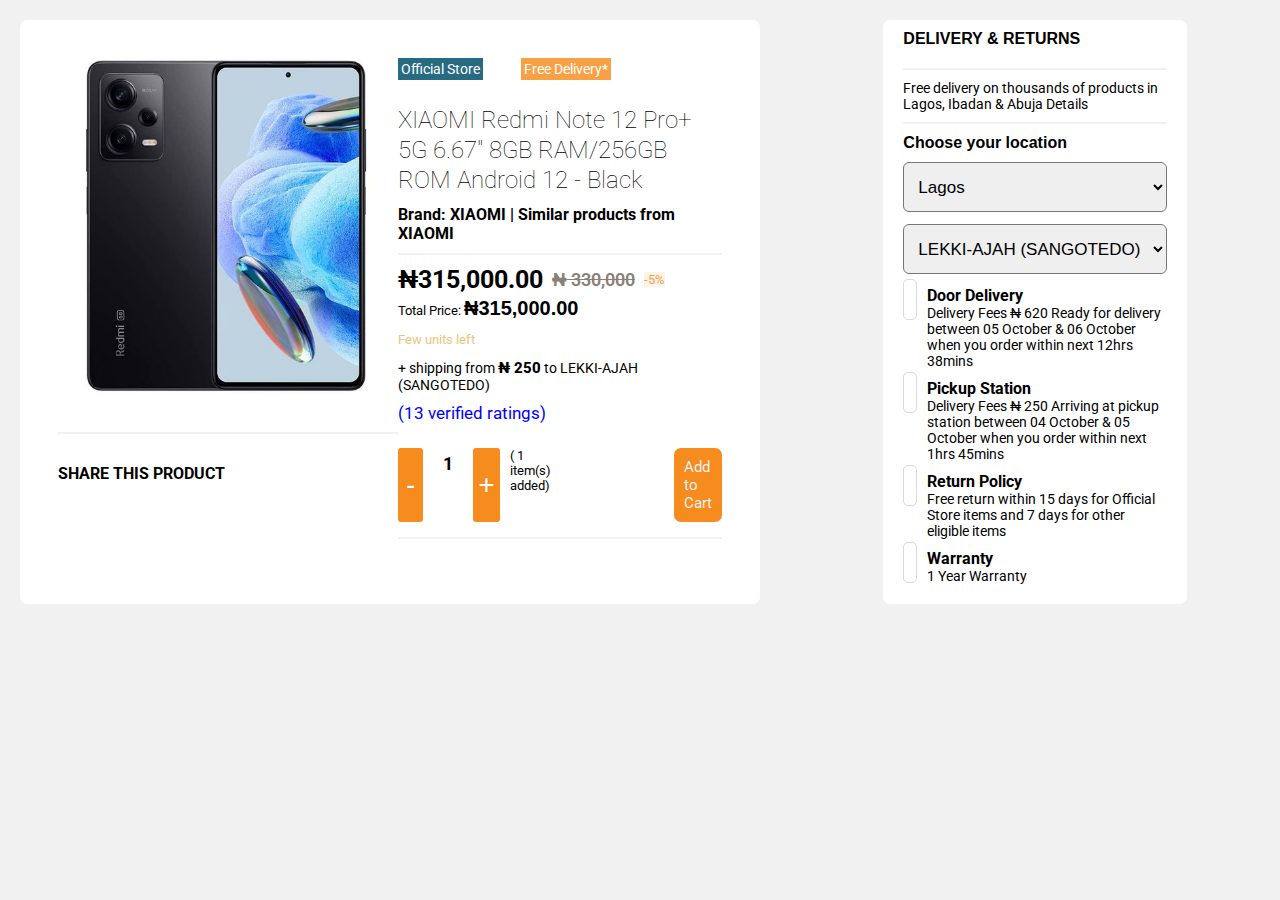
<file: index.html>
<!DOCTYPE html>
<html lang="en">

<head>
    <meta charset="UTF-8" />
    <meta name="viewport" content="width=device-width, initial-scale=1.0" />
    <link rel="stylesheet" href="./styles.css" />
    <link rel="stylesheet" href="https://cdnjs.cloudflare.com/ajax/libs/font-awesome/6.4.2/css/all.min.css"
        integrity="sha512-z3gLpd7yknf1YoNbCzqRKc4qyor8gaKU1qmn+CShxbuBusANI9QpRohGBreCFkKxLhei6S9CQXFEbbKuqLg0DA=="
        crossorigin="anonymous" referrerpolicy="no-referrer" />
        <link rel="preconnect" href="https://fonts.googleapis.com">
<link rel="preconnect" href="https://fonts.gstatic.com" crossorigin>
<link href="https://fonts.googleapis.com/css2?family=Roboto:wght@100;300;400&display=swap" rel="stylesheet">
    <title>Document</title>
</head>

<body>
    <div class="main">
        <div class="shopping-container">
            <div class="double-content">
                <div class="img-section">
                    <div class="img">
                        <img src="./images/1.jpg" alt="phone-img" />
                    </div>
                    <div class="line1"></div>
                    <div class="under-img">
                        <h4>SHARE THIS PRODUCT</h4>
                        <div class="icons">
                            <i class="fa-brands fa-facebook"></i>
                            <i class="fa-brands fa-x-twitter"></i>
                        </div>
                    </div>
                </div>
                <div class="cart-section">
                    <div class="content-1">
                        <div class="h4">
                            <div class="heading">
                                <div class="first-h4">Official Store</div>
                                <div class="second-h4">Free Delivery*</div>
                            </div>
                            <i class="fa-solid fa-heart fa-lg heart" style="color: #8896a5"></i>
                        </div>
                        <h2>
                            XIAOMI Redmi Note 12 Pro+ 5G 6.67" 8GB RAM/256GB ROM Android 12
                            - Black
                        </h2>
                        <h4 class="brand">
                            Brand: XIAOMI | Similar products from XIAOMI
                        </h4>
                    </div>
                    <div class="line"></div>
                    <div class="content-2">
                        <div class="price">
                            <h3><span id="formattedPrice">0.00</span></h3>
                            <p class="fixed">₦ 330,000</p>
                            <p class="discount">-5%</p>
                        </div>
                        <p class="ne-price">
                            Total Price: <span id="formattedTotalPrice">0.00</span>
                        </p>
                        <p class="units">Few units left</p>
                        <p class="sangotedo">
                            + shipping from <span class="thick"> ₦ 250</span> to LEKKI-AJAH
                            (SANGOTEDO)
                        </p>
                        <p class="sangotedo2">
                            <i class="fa-solid fa-star"></i>
                            <i class="fa-solid fa-star"></i>
                            <i class="fa-solid fa-star"></i>
                            <i class="fa-solid fa-star"></i>
                            <i class="fa-solid fa-star"></i>
                            <span class="13">(13 verified ratings) </span>
                        </p>
                    </div>
                    <div class="content-3">
                        <button id="minusButton">-</button>
                        <h2><span id="quantity">1</span></h2>
                        <button id="plusButton">+</button>
                        <p>( <span id="items-added">1</span> item(s) added)</p>
                        <a href="/cart.html" class="button">Add to Cart</a>
                    </div>
                    <div class="line"></div>
                </div>
            </div>
        </div>
        <div class="side-menu">
            <h3>DELIVERY & RETURNS</h3>
            <div class="line"></div>
            <p>
                Free delivery on thousands of products in Lagos, Ibadan & Abuja
                Details
            </p>
            <div class="line"></div>
            <h3>Choose your location</h3>
            <div class="states">
                <select id="state" name="state">
                    <option value="Alabama">Lagos</option>
                    <option value="Alaska">Alaska</option>
                    <option value="Arizona">Arizona</option>
                </select>
                <select id="state" name="state">
                    <option value="Alabama">LEKKI-AJAH (SANGOTEDO)</option>
                    <option value="Alaska">Alaska</option>
                    <option value="Arizona">Arizona</option>
                </select>
            </div>
            <div class="delivery-method">
                <div class="delivery-content">
                    <div class="delivery-img">
                        <i class="fa-solid fa-truck"></i>
                    </div>
                    <div class="delivery-discription">
                        <h4>Door Delivery</h4>
                        <p>Delivery Fees ₦ 620
                            Ready for delivery between 05 October & 06 October when you order within next 12hrs 38mins
                        </p>
                    </div>
                </div>
                <div class="delivery-content">
                    <div class="delivery-img">
                        <i class="fa-solid fa-hand-holding-dollar"></i>
                    </div>
                    <div class="delivery-discription">
                        <h4>Pickup Station</h4>
                        <p>Delivery Fees ₦ 250
                            Arriving at pickup station between 04 October & 05 October when you order within next 1hrs 45mins </p>
                    </div>
                </div>
                <div class="delivery-content">
                    <div class="delivery-img">
                        <i class="fa-solid fa-rotate-left"></i>
                    </div>
                    <div class="delivery-discription">
                        <h4>Return Policy</h4>
                        <p>Free return within 15 days for Official Store items and 7 days for other eligible items</p>
                    </div>
                </div>
                <div class="delivery-content">
                    <div class="delivery-img">
                        <i class="fa-solid fa-shield-halved"></i>
                    </div>
                    <div class="delivery-discription">
                        <h4>Warranty</h4>
                        <p>1 Year Warranty</p>
                    </div>
                </div>
            </div>
        </div>
    </div>
    <script src="./script.js"></script>
</body>

</html>
</file>
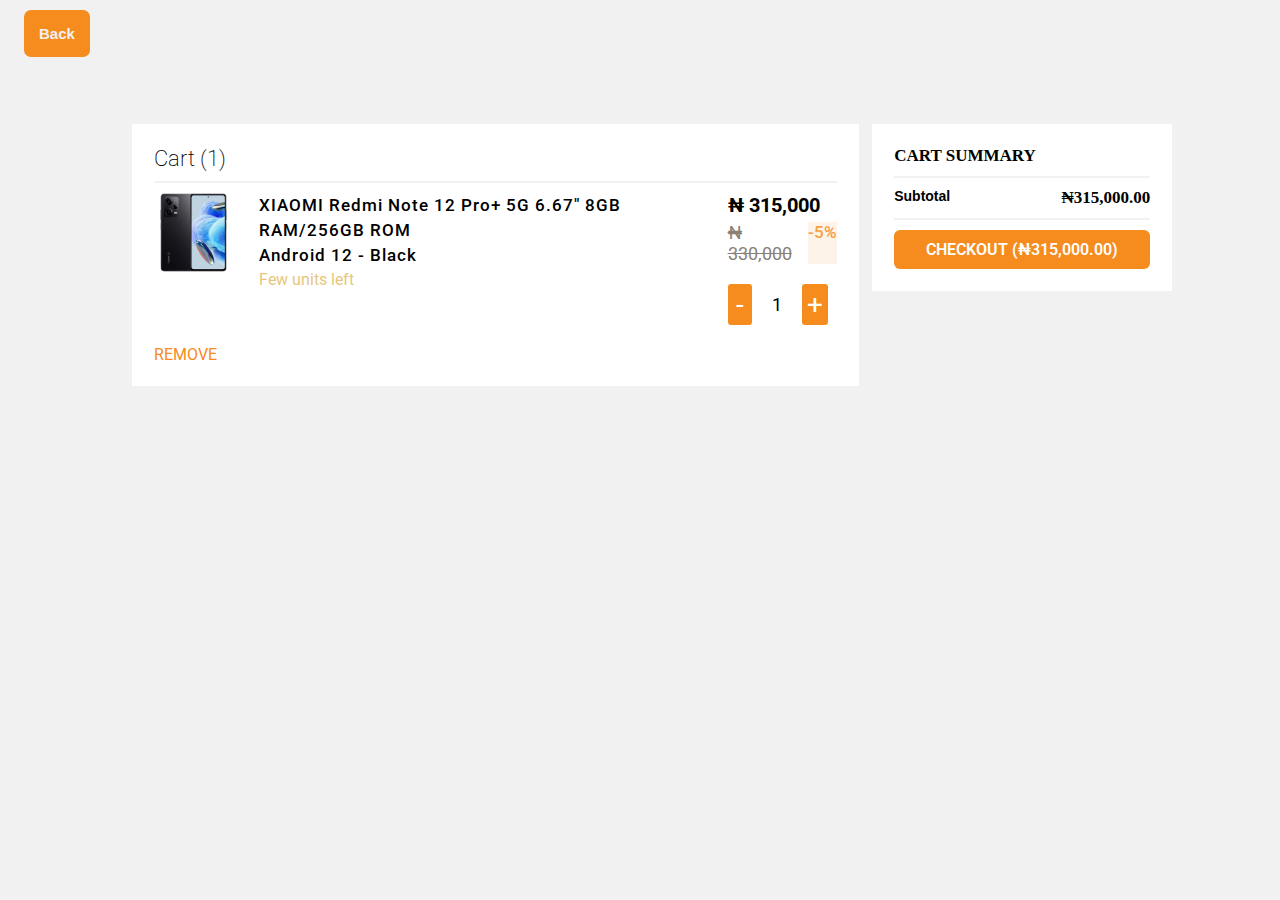
<file: cart.html>
<!DOCTYPE html>
<html lang="en">
<head>
    <meta charset="UTF-8">
    <meta name="viewport" content="width=device-width, initial-scale=1.0">
    <link rel="stylesheet" href="/cart.css">
    <link rel="stylesheet" href="https://cdnjs.cloudflare.com/ajax/libs/font-awesome/6.4.2/css/all.min.css"
    integrity="sha512-z3gLpd7yknf1YoNbCzqRKc4qyor8gaKU1qmn+CShxbuBusANI9QpRohGBreCFkKxLhei6S9CQXFEbbKuqLg0DA=="
    crossorigin="anonymous" referrerpolicy="no-referrer" />
    <link rel="preconnect" href="https://fonts.googleapis.com">
<link rel="preconnect" href="https://fonts.gstatic.com" crossorigin>
<link href="https://fonts.googleapis.com/css2?family=Roboto:wght@100;300;400&display=swap" rel="stylesheet">
    <title>Document</title>
</head>
<body>
    <div class="cart">
        <a href="/index.html" class="go-back">Back</a>
    </div>
    <div class="main">
        <div class="cart-section">
            <div class="content">
                <h2>Cart (<span id="quantity1">1</span>)</h2>
                <div class="line"></div>
                <div class="item-container">
                    <div class="first">
                        <div class="image">
                            <img src="/images/1.jpg" alt="phone">
                        </div>
                        <div class="name">
                            <h4>XIAOMI Redmi Note 12 Pro+ 5G 6.67" 8GB RAM/256GB ROM</h4>
                                <h4>Android 12 - Black</h4>
                                <p>Few units left</p>
                        </div>
                    </div>
                    <div class="price-container">
                        <div class="price"><h3>₦ 315,000</h3></div>
                        <div class="old-price">
                            <p class="first-p">₦ 330,000</p>
                            <p class="price">-5%</p>
                        </div>
                        <div class="buttons">
                            <div class="minus-but" id="minusButton">-</div>
                            <p id="quantity">1</p>
                            <div class="add-but" id="plusButton">+</div>
                        </div>
                    </div>
                </div>
                <div class="remove">
                    <a href="/index.html">
                        <i class="fa-solid fa-trash" <i class="fa-solid fa-empty-set" style="color: #F68B1E;"></i>
                        REMOVE
                    </a>
                </div>
                
            </div>
        </div>
        <div class="summary">
            <h4>CART SUMMARY</h4>
            <div class="line"></div>
            <div class="total">
                <p>Subtotal</p>
                <h4  id="formattedTotalPriceSub">0</h4>
            </div>
            <div class="line"></div>
            <div class="checkout">
                <P>CHECKOUT ( <span id="formattedTotalPriceSubC">0</span>)</P>
            </div>
        </div>
    </div>
    <script src="./cart.js"></script>
</body>
</html>
</file>
<file: styles.css>
* {
    margin: 0;
    padding: 0;
}

body {
    background-color: #f1f1f2;
    margin: 20px;
    font-family: 'Roboto', sans-serif;
}

p {
    font-size: small;
}

.main {
    display: grid;
    grid-template-columns: 2fr 1fr;
}

.shopping-container {
    background-color: #ffffff;
    padding: 1cm;
    border-radius: 7px;
}

.double-content {
    display: flex;
}

.content-1 h2 {
    font-weight: 100;
    line-height: 30px;
}

.content-1 .brand {
    margin: 10px 0 10px 0;
}

#formattedPrice {
    font-size: 25px;
    font-weight: 700;
}

.content-2 .price {
    display: flex;
    align-items: center;
    gap: 9px;
    margin-bottom: 3px;
}

.content-2 .new-price {
    margin: 1px 0 16px 0;
}

.content-2 .price .fixed {
    color: #898076;
    font-size: 18px;
    text-decoration: line-through;
    font-weight: 600;
}

.content-2 .discount {
    color: #F7A046;
    background: #fef3e9;
}

.content-2 .units {
    margin: 12px 0 12px 0;
    color: #e8c67c;
}

#formattedTotalPrice {
    font-family: sans-serif;
    font-size: 20px;
    font-weight: 700;
}

.img img {
    width: 9cm;
    height: 9cm;
}

.h4 {
    display: flex;
    justify-content: space-between;
    margin-bottom: 25px;
}

.h4 .heading {
    display: flex;
    gap: 1cm;
}

.heading .first-h4 {
    font-size: 14px;
    padding: 3px;
    background-color: #276b83;
    color: #ffffff;
}

.heading .second-h4 {
    font-size: 14px;
    padding: 3px;
    background-color: #f7a046;
    color: #ffffff;
}

.content-3 {
    display: flex;
    margin: 15px 0 15px 0;
    gap: 10px;
}

.content-3 .button {
    text-decoration: none;
    margin-left: 3cm;
    color: #f1f1f2;
    background: #F68B1E;
    padding: 10px;
    border-radius: 7px;
    font-size: 15px;
    font-weight: 400;
}

.content-3 .button:hover {
    background: #eda45ab6;
}

.sangotedo {
    font-size: 14px;
}

.sangotedo2 {
    color: #F68B1E;
    font-size: 17px;
    padding: 10px 0;
}

.sangotedo2 span {
    color: blue;
}

#plusButton {
    font-size: 28px;
    background: #F68B1E;
    padding: 0 5px;
    border: none;
    border-radius: 3px;
    color: #fff;
}

#minusButton {
    font-size: 28px;
    background: #F68B1E;
    padding: 0 8px;
    border: none;
    border-radius: 3px;
    color: #fff;
}

#quantity {
    font-size: 18px;
    padding: 10px;
}

.line {
    border: 0.1px solid #eeededc8;
    margin: 10px 0;
}

.line1 {
    border: 0.1px solid #eeededc8;
    margin: 30px 0;
}

.thick {
    font-size: 15px;
    font-weight: 800;
}

.heart {
    content: "\f004";
    font-size: 27px;
}

.fa-brands {
    font-size: 23px;
}


.side-menu {
    background-color: #ffffff;
    padding: 10px 20px;
    border-radius: 7px;
    margin: 0 2cm;
}

.side-menu h3 {
    font-size: 16px;
    font-weight: 600;
    padding-bottom: 10px;
    font-family: sans-serif;
}

.side-menu p {
    font-size: 14px;
}

.states {
    display: grid;
}

.states select#state {
    height: 50px;
    padding: 10px;
    font-size: 17px;
    border-radius: 6px;
    margin-bottom: 12px;
}

.side-menu .delivery-method .delivery-content {
    display: flex;
    gap: 10px;
    margin-bottom: 10px;
}

.delivery-img i {
    font-size: 23px;
    border: 1px solid #d9d9db;
    padding: 6px;
    border-radius: 5px;
}

@media only screen and (max-width: 900px) {
    /* CSS rules for extra small devices */
    .main {
        display: flex;
        flex-direction: column;
        gap: 3rem;
    }
    .double-content {
        display: flex;
        flex-direction: column;
    }
    .img-section {
        justify-content: center;
        display: flex;
        flex-direction: column;
        align-items: center;
    }
    .img img {
        width: 5cm;
        height: 5cm;
    }
    .shopping-container {
        padding: 10px;
        border-radius: 5px;
    }
    .content-1 h2 {
        font-weight: 100;
        line-height: 28px;
        font-size: 20px;
    }
    .content-1 .brand {
        font-size: 13px;
    }
    #formattedPrice {
        font-size: 18px;
    }
    .content-2 .price .fixed {
        font-size: 15px;
    }
    #formattedTotalPrice {
        font-size: 16px;
    }
    .content-3 {
        display: block;
    }
    .side-menu {
        margin: 0;
    }
    .states select#state {
        padding: 0;
    }
    .side-menu p {
        font-size: 12px;
    }
}

/* Small devices (portrait tablets and large phones, 600px and up) */
@media only screen and (min-width: 600px) {
    /* CSS rules for small devices */
    .main {
        display: flex;
        flex-direction: column;
        gap: 3rem;
    }
    .double-content {
        display: flex;
    }
}

/* Medium devices (landscape tablets, 768px and up) */
@media only screen and (min-width: 768px) {
    /* CSS rules for medium devices */
    .main {
        display: flex;
        flex-direction: column;
        gap: 3rem;
    }
    .double-content {
        display: flex;
    }
}

/* Large devices (laptops/desktops, 992px and up) */
@media only screen and (min-width: 992px) {

    /* CSS rules for large devices */
    .main {
        display: grid;
        gap: 3rem;
    }
    .double-content {
        display: flex;
    }
}

/* Extra large devices (large laptops and desktops, 1200px and up) */
@media only screen and (min-width: 1000px) {
    /* CSS rules for extra large devices */
    .double-content {
        display: flex;
    }
}
</file>
<file: cart.css>
*{
    padding: 0;
    margin: 0;
}
body{
    background-color: #f1f1f2;
    font-family: 'Roboto', sans-serif;
}
.main{
    display: grid;
    grid-template-columns: 2fr 1fr;
}
.go-back{
    text-decoration: none;
    color: #f1f1f2;
    background: #F68B1E;
    padding: 15px;
    border-radius: 7px;
    font-size: 15px;
    font-weight: 600;
    font-family: sans-serif;
}
.go-back:hover{
    background:#de9a567a;
}
.cart{
    margin: 24px;
}
.cart-section{
    background-color: #fff;
    margin: 1.5cm 0 1.5cm 3.5cm;
    width: 80%;
    padding: 22px;
}

.content h2{
    font-size: 22px;
    font-weight: 200;
}

.line{
    border: 0.1px solid #eeededc8;
    margin: 10px 0;
}

.image img{
    width: 80px;
}
.item-container {
    display: flex;
    justify-content: space-between;
}
.item-container .first{
    display: flex;
    gap: 25px;
}
.item-container .first .name h4 {
    font-size: 17px;
    font-weight: 500;
    line-height: 25px;
    letter-spacing: 1px;
}
.item-container .first .name p{
    margin: 2px 0 2px 0;
    color: #e8c67c;
}
.item-container .price-container .price h3{
    font-size: 20px;
    font-weight: 700;
    padding-bottom: 5px;
}
.item-container .price-container .old-price .first-p{
    color: #898076;
    font-size: 18px;
    text-decoration: line-through;
    font-weight: 400;
}
.item-container .price-container .old-price .price{
    color: #F7A046;
    background: #fef3e9;
    font-size: 17px;
    font-weight: 500;
}
.item-container .price-container .old-price{
    display: flex;
    gap: 8px;
}

.minus-but{
    font-size: 28px;
    background: #F68B1E;
    padding: 0 8px;
    border: none;
    border-radius: 3px;
    color: #fff;
    justify-content: center;
    align-items: center;
    display: flex;
    cursor:pointer;
}
.buttons{
    display: flex;
    margin: 20px 0 20px 0;
    gap: 10px;
}
.buttons p{
    font-size: 18px;
    padding: 10px;
}
.add-but{
    font-size: 28px;
    background: #F68B1E;
    padding: 0 5px;
    border: none;
    border-radius: 3px;
    color: #fff;
    justify-content: center;
    align-items: center;
    display: flex;
    cursor:pointer;
}
.remove a{
    text-decoration: none;
    color: #f68b1e;
}
.remove a:hover{
    color:#de9a567a;
}

.summary{
    background-color: #fff;
    margin: 1.5cm 0cm 1.5cm 0.5cm;
    width: 60%;
    padding: 22px;
    height: fit-content;
}
.summary h4{
    font-size: 17px;
    font-family: serif;
}
.summary .total{
    display:flex;
    justify-content:space-between;
}
.summary .total p{
    font-family: sans-serif;
    font-weight: bolder;
    font-size: 14px;
}
.summary .checkout p{
    font-weight: 600;
    background: #f68b1e;
    padding: 10px;
    justify-content: center;
    align-items: center;
    display: flex;
    border-radius: 6px;
    color: #fff;
}
.summary .checkout p:hover{
    background: #de9a567a;
}

@media only screen and (max-width: 1200px) {
    /* CSS rules for small devices */
   .main {
    display: flex;
    flex-direction: column;
    justify-content: center;
    align-items: center;
   }
   .cart-section {
    margin: 0;
   }
   .summary{
    margin: 10px 0  0 0;
   }

}

@media only screen and (max-width: 600px) {
    .item-container {
        flex-direction: column;
        align-items: center;
       }
}
</file>
